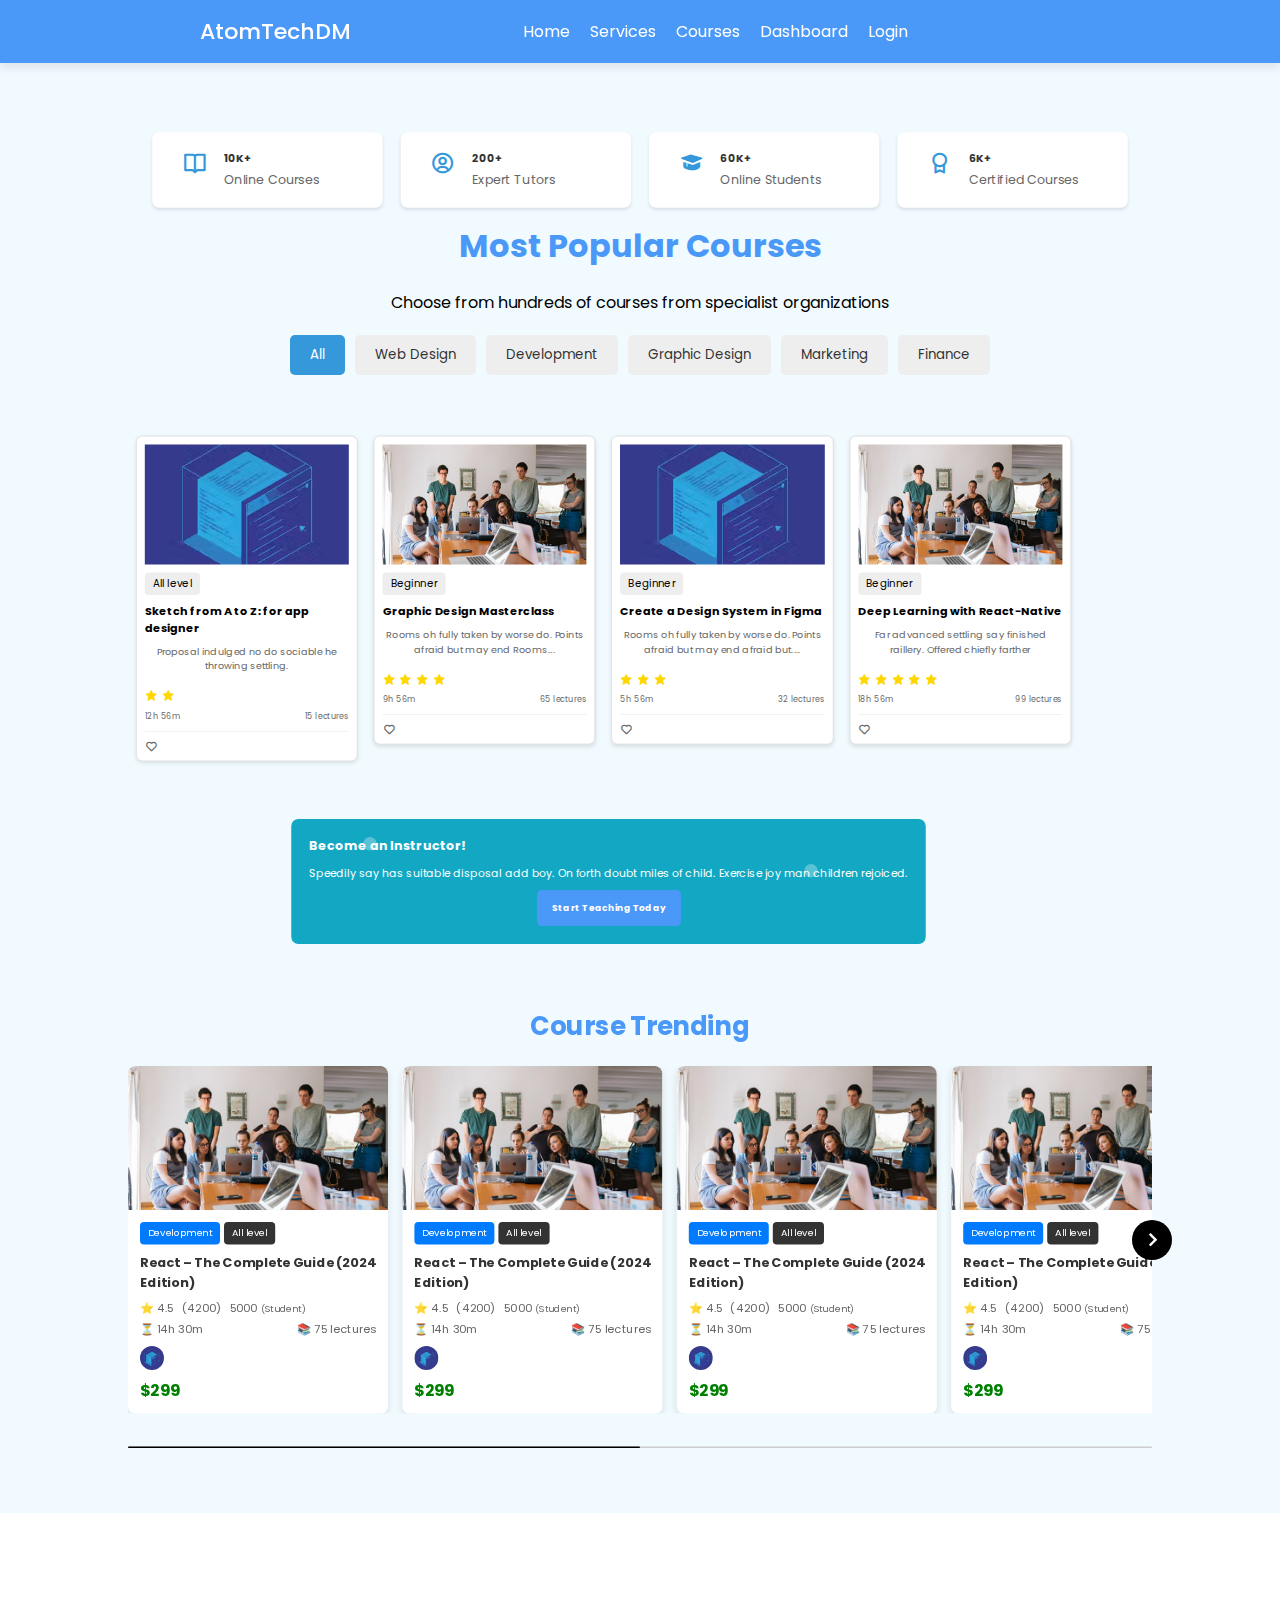
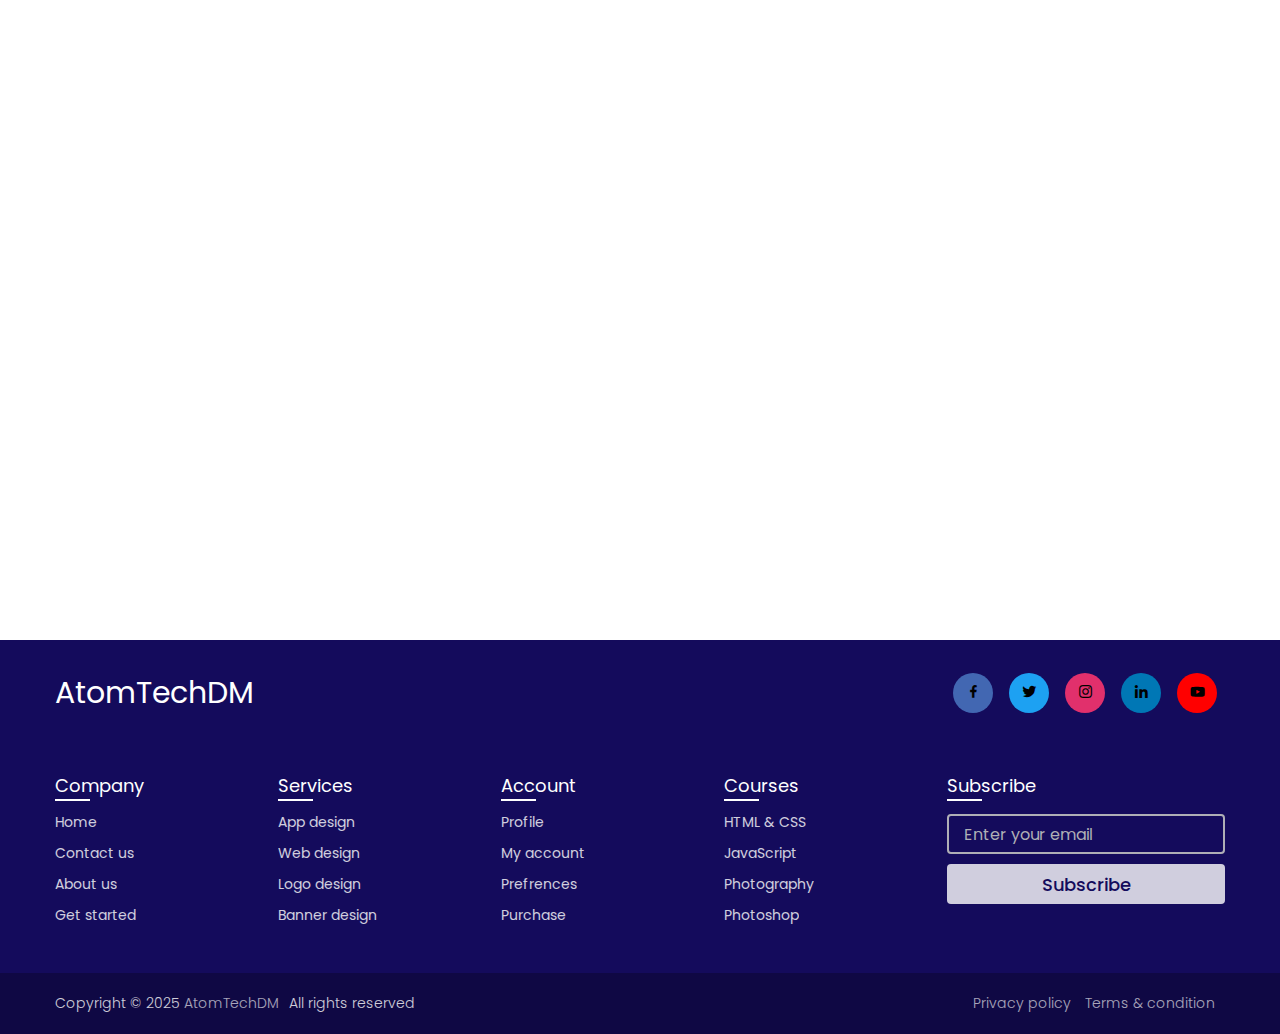
<file: E-LEARNING-PLATFORM/src/project/index.html>
<!DOCTYPE html>
<html lang="en">
  <head>
    <meta charset="UTF-8" />
    <meta http-equiv="X-UA-Compatible" content="IE=edge" />
    <meta name="viewport" content="width=device-width, initial-scale=1.0" />
    <title>Elearning</title>
    <link rel="stylesheet" href="style.css" />
    <!-- Unicons CSS -->
    <link rel="stylesheet" href="https://unicons.iconscout.com/release/v4.0.0/css/line.css" />
   <script src="index.js" defer></script>


   <!-- boxicon -->
   <link href='https://unpkg.com/boxicons@2.1.4/css/boxicons.min.css' rel='stylesheet'>


  </head>
  <body>
    <nav class="nav">
      <i class="uil uil-bars navOpenBtn"></i>
      <a href="#" class="logo">AtomTechDM</a>

      <ul class="nav-links">
        <i class="uil uil-times navCloseBtn"></i>
        <li><a href="#">Home</a></li>
        <li><a href="#">Services</a></li>
        <li><a href="#">Courses</a></li>
        <li><a href="#">Dashboard</a></li>
        <li><a href="#">Login</a></li>
      </ul>

      <i class="uil uil-search search-icon" id="searchIcon"></i>
      <div class="search-box">
        <i class="uil uil-search search-icon"></i>
        <input type="text" id="searchInput" placeholder="Search here..." />
      </div>
    </nav>


    <div class="search-results" id="searchResults">

    </div>



    <!-- achievement -->
    <div class="achievement">
        <div class="box">
            <i class='bx bx-book-open icon'></i>
            <div id="lab">
            <div class="count">10K+</div>
            <div class="label">Online Courses</div>
            </div>
        </div>
        <div class="box">
            <i class='bx bx-user-circle icon'></i>
            <div id="lab">
            <div class="count">200+</div>
            <div class="label">Expert Tutors</div>
            </div>
        </div>
        <div class="box">
            <i class='bx bxs-graduation icon'></i>
            <div id="lab">
            <div class="count">60K+</div>
            <div class="label">Online Students</div>
            </div>
        </div>
        <div class="box">
            <i class='bx bx-award icon'></i>
            <div id="lab">
            <div class="count">6K+</div>
            <div class="label">Certified Courses</div>
            </div>
        </div>
    </div>
    <!-- ------------------------------------------------------------------------------------------ -->




    <!-- courses -- -->

    <div class="courses-container">
        <h1>Most Popular Courses</h1>
        <p>Choose from hundreds of courses from specialist organizations</p>
        <div class="filter-buttons">
            <button class="filter active" data-category="all">All</button>
            <button class="filter" data-category="web">Web Design</button>
            <button class="filter" data-category="dev">Development</button>
            <button class="filter" data-category="graphic">Graphic Design</button>
            <button class="filter" data-category="marketing">Marketing</button>
            <button class="filter" data-category="finance">Finance</button>
        </div>
        <div class="courses">
            </div>
    </div>


    <!-- ------------------------------------------------------------------------------------------------------------------------------------------ -->





   <!-- instructor   -->


    <div class="instructor-section">
      <div class="content">
          <h2>Become an Instructor!</h2>
          <p>Speedily say has suitable disposal add boy. On forth doubt miles of child. Exercise joy man children rejoiced.</p>
      </div>
      <button class="btn">Start Teaching Today</button>
      <div class="floating-circle" style="top: 20px; left: 80px;"></div>
      <div class="floating-circle" style="top: 50px; right: 120px;"></div>
  </div>



  <!-- -------------------------------------------------------------------------------------------------- -->






<!--  course tranding -->
  



<div class="containerCourse">
  <center>
    <h1 id="trending">Course Trending</h1>
    <br>
  </center>
  <div class="slider-wrapper">
    <button id="prev-slide" class="slide-button material-symbols-rounded">
      <i class="bx bx-chevron-left"></i>
    </button>
    <ul class="image-list">
      


     <!-- ---------------------- course   ------------------------------- -->
      <div class="course-card">
        <img class="course-image" src="image.png" alt="Course Image">
        <div class="course-details">
          <div class="tags">
            <span class="tag development">Development</span>
            <span class="tag level">All level</span>
          </div>
          <a href="" class="course-title">React – The Complete Guide (2024 Edition)</a>
          <div class="rating">
            <span>⭐ 4.5</span>
            <span>(4200)</span>
            <span>5000 <small>(Student)</small></span>
          </div>
          <div class="course-info">
            <span>⏳ 14h 30m</span>
            <span>📚 75 lectures</span>
          </div>
          <div class="instructor">
            <img class="instructor-img" src="course.png" alt="Instructor">
            <span>John Doe</span>
          </div>
          <div class="price">$299</div>
        </div>
      </div>
      <!-- ----------------------------------------------------------- -->

     <!-- ---------------------- course   ------------------------------- -->
      <div class="course-card">
        <img class="course-image" src="image.png" alt="Course Image">
        <div class="course-details">
          <div class="tags">
            <span class="tag development">Development</span>
            <span class="tag level">All level</span>
          </div>
          <a href="" class="course-title">React – The Complete Guide (2024 Edition)</a>
          <div class="rating">
            <span>⭐ 4.5</span>
            <span>(4200)</span>
            <span>5000 <small>(Student)</small></span>
          </div>
          <div class="course-info">
            <span>⏳ 14h 30m</span>
            <span>📚 75 lectures</span>
          </div>
          <div class="instructor">
            <img class="instructor-img" src="course.png" alt="Instructor">
            <span>John Doe</span>
          </div>
          <div class="price">$299</div>
        </div>
      </div>
      <!-- ----------------------------------------------------------- -->

     <!-- ---------------------- course   ------------------------------- -->
      <div class="course-card">
        <img class="course-image" src="image.png" alt="Course Image">
        <div class="course-details">
          <div class="tags">
            <span class="tag development">Development</span>
            <span class="tag level">All level</span>
          </div>
          <a href="" class="course-title">React – The Complete Guide (2024 Edition)</a>
          <div class="rating">
            <span>⭐ 4.5</span>
            <span>(4200)</span>
            <span>5000 <small>(Student)</small></span>
          </div>
          <div class="course-info">
            <span>⏳ 14h 30m</span>
            <span>📚 75 lectures</span>
          </div>
          <div class="instructor">
            <img class="instructor-img" src="course.png" alt="Instructor">
            <span>John Doe</span>
          </div>
          <div class="price">$299</div>
        </div>
      </div>
      <!-- ----------------------------------------------------------- -->

     <!-- ---------------------- course   ------------------------------- -->
      <div class="course-card">
        <img class="course-image" src="image.png" alt="Course Image">
        <div class="course-details">
          <div class="tags">
            <span class="tag development">Development</span>
            <span class="tag level">All level</span>
          </div>
          <a href="" class="course-title">React – The Complete Guide (2024 Edition)</a>
          <div class="rating">
            <span>⭐ 4.5</span>
            <span>(4200)</span>
            <span>5000 <small>(Student)</small></span>
          </div>
          <div class="course-info">
            <span>⏳ 14h 30m</span>
            <span>📚 75 lectures</span>
          </div>
          <div class="instructor">
            <img class="instructor-img" src="course.png" alt="Instructor">
            <span>John Doe</span>
          </div>
          <div class="price">$299</div>
        </div>
      </div>
      <!-- ----------------------------------------------------------- -->


    </ul>
    <button id="next-slide" class="slide-button material-symbols-rounded">
      <i class="bx bx-chevron-right"></i>
    </button>
  </div>
  <div class="slider-scrollbar">
    <div class="scrollbar-track">
      <div class="scrollbar-thumb"></div>
    </div>
  </div>
</div>











  <!-- -------------------------------------------------------------------------------------------------- -->







  <!-- -------------------------------------------------------- presentation --------------------------------------------------------- -->
<section id="prensentation">
  <video class="fullscreen-video" autoplay loop muted playsinline>
    <source src="presentation.mp4" type="video/mp4">
    Your browser does not support the video tag.
</video>
</section>

  <!-- --------------------------------------------------------------------------------------------------------------------------------- -->










  <!-- ----------------------------------------------- footer --------------------------------------------------------------- -->
  <footer>
    <div class="contentFooter">
      <div class="top">
        <div class="logo-details">
          <i class="fab fa-slack"></i>
          <span class="logo_name">AtomTechDM</span>
        </div>
        <div class="media-icons">
          <a href="#"><i class="bx bxl-facebook"></i></a>
          <a href="#"><i class="bx bxl-twitter"></i></a>
          <a href="#"><i class="bx bxl-instagram"></i></a>
          <a href="#"><i class="bx bxl-linkedin"></i></a>
          <a href="#"><i class="bx bxl-youtube"></i></a>
        </div>
      </div>
      <div class="link-boxes">
        <ul class="box">
          <li class="link_name">Company</li>
          <li><a href="#">Home</a></li>
          <li><a href="#">Contact us</a></li>
          <li><a href="#">About us</a></li>
          <li><a href="#">Get started</a></li>
        </ul>
        <ul class="box">
          <li class="link_name">Services</li>
          <li><a href="#">App design</a></li>
          <li><a href="#">Web design</a></li>
          <li><a href="#">Logo design</a></li>
          <li><a href="#">Banner design</a></li>
        </ul>
        <ul class="box">
          <li class="link_name">Account</li>
          <li><a href="#">Profile</a></li>
          <li><a href="#">My account</a></li>
          <li><a href="#">Prefrences</a></li>
          <li><a href="#">Purchase</a></li>
        </ul>
        <ul class="box">
          <li class="link_name">Courses</li>
          <li><a href="#">HTML & CSS</a></li>
          <li><a href="#">JavaScript</a></li>
          <li><a href="#">Photography</a></li>
          <li><a href="#">Photoshop</a></li>
        </ul>
        <ul class="box input-box">
          <li class="link_name">Subscribe</li>
          <li><input type="text" placeholder="Enter your email"></li>
          <li><input type="button" value="Subscribe"></li>
        </ul>
      </div>
    </div>
    <div class="bottom-details">
      <div class="bottom_text">
        <span class="copyright_text">Copyright © 2025 <a href="#">AtomTechDM</a>All rights reserved</span>
        <span class="policy_terms">
          <a href="#">Privacy policy</a>
          <a href="#">Terms & condition</a>
        </span>
      </div>
    </div>
  </footer>


  <!-- ----------------------------------------------- ------------------------------------------------------------------------- -->






  </body>
</html>
</file>
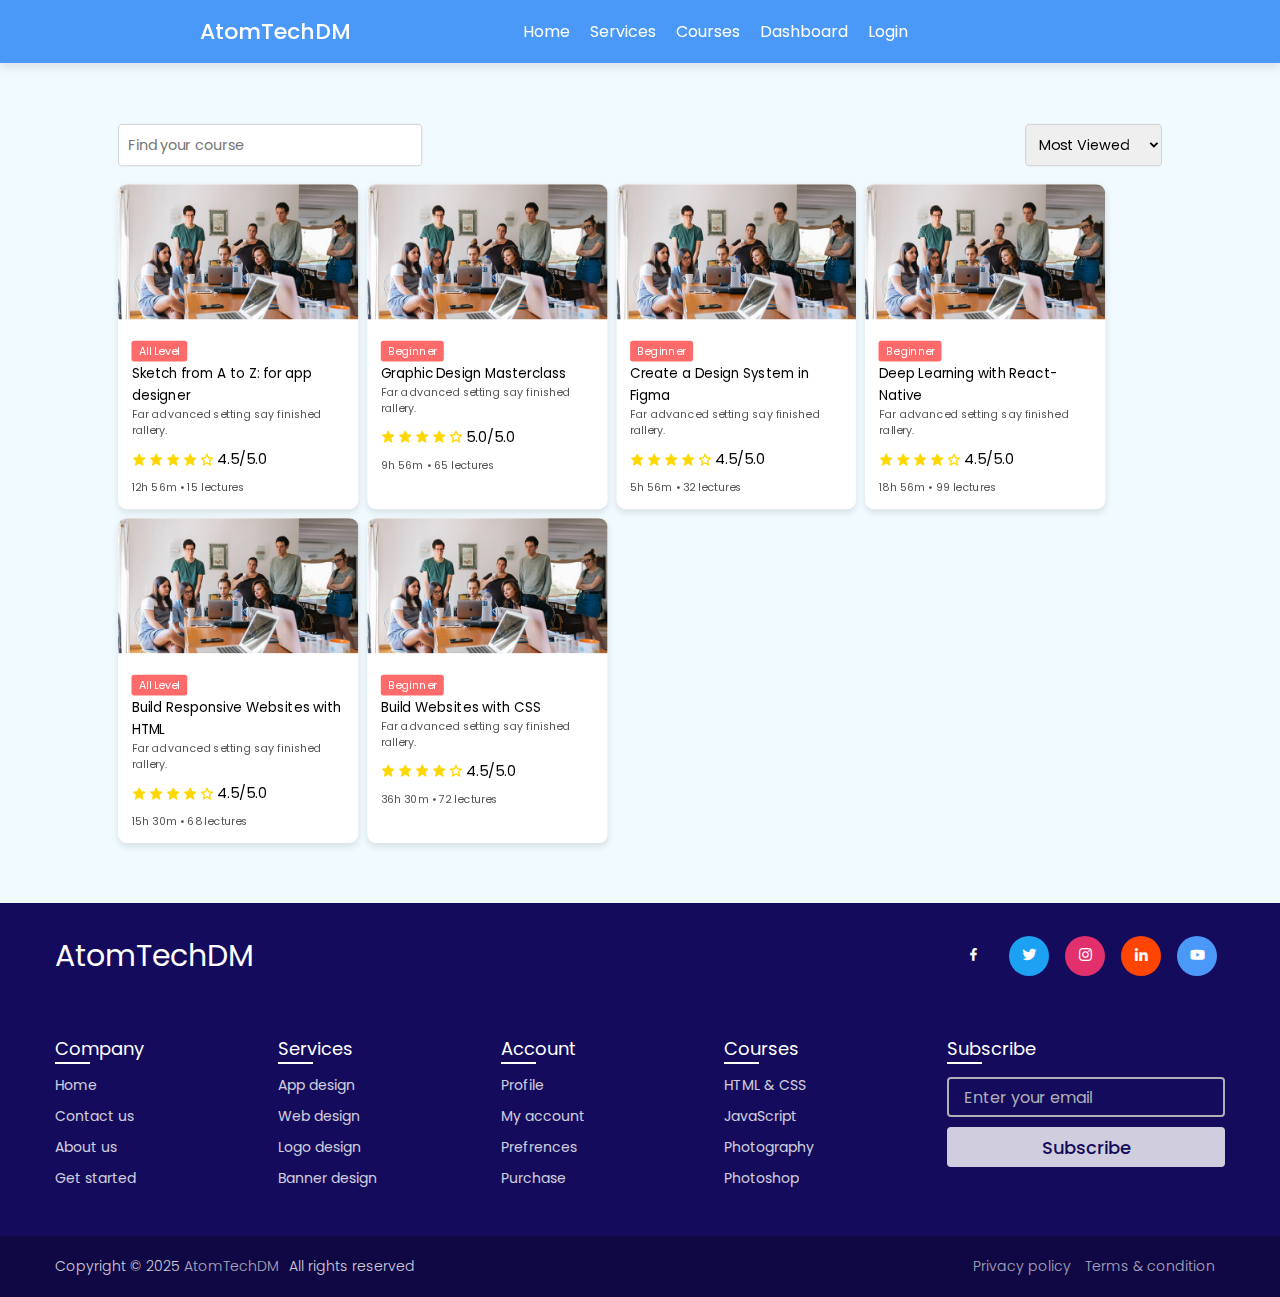
<file: E-LEARNING-PLATFORM/src/project/courses.html>
<!DOCTYPE html>
<html lang="en">
  <head>
    <meta charset="UTF-8" />
    <meta http-equiv="X-UA-Compatible" content="IE=edge" />
    <meta name="viewport" content="width=device-width, initial-scale=1.0" />
    <title>page</title>
    <link rel="stylesheet" href="course.css" />

    <!-- script -->

    <script src="course.js"></script>

    <!-- Unicons CSS -->
    <link
      rel="stylesheet"
      href="https://unicons.iconscout.com/release/v4.0.0/css/line.css"
    />

    <!-- boxicon -->
    <link
      href="https://unpkg.com/boxicons@2.1.4/css/boxicons.min.css"
      rel="stylesheet"
    />
  </head>

  <style>
    :root {
      --primary-color: #4a98f7;
      --secondary-color: #f9f9f9;
      --text-color: #333;
      --bg-color: #f0faff;
    }
  </style>
  <body>
    <nav class="nav">
      <i class="uil uil-bars navOpenBtn"></i>
      <a href="#" class="logo">AtomTechDM</a>

      <ul class="nav-links">
        <i class="uil uil-times navCloseBtn"></i>
        <li><a href="#">Home</a></li>
        <li><a href="#">Services</a></li>
        <li><a href="#">Courses</a></li>
        <li><a href="#">Dashboard</a></li>
        <li><a href="#">Login</a></li>
      </ul>

      <i class="uil uil-search search-icon" id="searchIcon"></i>
      <div class="search-box">
        <i class="uil uil-search search-icon"></i>
        <input type="text" id="searchInput" placeholder="Search here..." />
      </div>
    </nav>

    <div class="search-results" id="searchResults"></div>







    <section class="course-section">

        <div class="course-container">
            <div class="course-search">
                <input type="text" placeholder="Find your course">
                <select>
                    <option>Most Viewed</option>
                    <option>Highest Rated</option>
                    <option>Newest</option>
                </select>
            </div>
            <div class="course-grid">
                <script>
                    const courses = [
                        { title: "Sketch from A to Z: for app designer", level: "All Level", rating: "4.5/5.0", duration: "12h 56m • 15 lectures" },
                        { title: "Graphic Design Masterclass", level: "Beginner", rating: "5.0/5.0", duration: "9h 56m • 65 lectures" },
                        { title: "Create a Design System in Figma", level: "Beginner", rating: "4.5/5.0", duration: "5h 56m • 32 lectures" },
                        { title: "Deep Learning with React-Native", level: "Beginner", rating: "4.5/5.0", duration: "18h 56m • 99 lectures" },
                        { title: "Build Responsive Websites with HTML", level: "All Level", rating: "4.5/5.0", duration: "15h 30m • 68 lectures" },
                        { title: "Build Websites with CSS", level: "Beginner", rating: "4.5/5.0", duration: "36h 30m • 72 lectures" }
                    ];
    
                    document.write(
                        courses.map(course => `
                            <div class="course-card">
                                <img src="image.png" alt="Course Image">
                                <div class="course-info">
                                    <span class="level">${course.level}</span>
                                    <br>
                                    <a href="">${course.title}</a>
                                    <p>Far advanced setting say finished rallery.</p>
                                    <div class="rating">
                                        <i class='bx bxs-star'></i>
                                        <i class='bx bxs-star'></i>
                                        <i class='bx bxs-star'></i>
                                        <i class='bx bxs-star'></i>
                                        <i class='bx bx-star'></i>
                                        <span>${course.rating}</span>
                                    </div>
                                    <p class="time">${course.duration}</p>
                                </div>
                            </div>`).join('')
                    );
                </script>
            </div>
        </div>


    </section>






    <!-- ----------------------------------------------- footer --------------------------------------------------------------- -->
    <footer>
      <div class="contentFooter">
        <div class="top">
          <div class="logo-details">
            <i class="fab fa-slack"></i>
            <span class="logo_name">AtomTechDM</span>
          </div>
          <div class="media-icons">
            <a href="#"><i class="bx bxl-facebook"></i></a>
            <a href="#"><i class="bx bxl-twitter"></i></a>
            <a href="#"><i class="bx bxl-instagram"></i></a>
            <a href="#"><i class="bx bxl-linkedin"></i></a>
            <a href="#"><i class="bx bxl-youtube"></i></a>
          </div>
        </div>
        <div class="link-boxes">
          <ul class="box">
            <li class="link_name">Company</li>
            <li><a href="#">Home</a></li>
            <li><a href="#">Contact us</a></li>
            <li><a href="#">About us</a></li>
            <li><a href="#">Get started</a></li>
          </ul>
          <ul class="box">
            <li class="link_name">Services</li>
            <li><a href="#">App design</a></li>
            <li><a href="#">Web design</a></li>
            <li><a href="#">Logo design</a></li>
            <li><a href="#">Banner design</a></li>
          </ul>
          <ul class="box">
            <li class="link_name">Account</li>
            <li><a href="#">Profile</a></li>
            <li><a href="#">My account</a></li>
            <li><a href="#">Prefrences</a></li>
            <li><a href="#">Purchase</a></li>
          </ul>
          <ul class="box">
            <li class="link_name">Courses</li>
            <li><a href="#">HTML & CSS</a></li>
            <li><a href="#">JavaScript</a></li>
            <li><a href="#">Photography</a></li>
            <li><a href="#">Photoshop</a></li>
          </ul>
          <ul class="box input-box">
            <li class="link_name">Subscribe</li>
            <li><input type="text" placeholder="Enter your email" /></li>
            <li><input type="button" value="Subscribe" /></li>
          </ul>
        </div>
      </div>
      <div class="bottom-details">
        <div class="bottom_text">
          <span class="copyright_text"
            >Copyright © 2025 <a href="#">AtomTechDM</a>All rights
            reserved</span
          >
          <span class="policy_terms">
            <a href="#">Privacy policy</a>
            <a href="#">Terms & condition</a>
          </span>
        </div>
      </div>
    </footer>

    <!-- ----------------------------------------------- ------------------------------------------------------------------------- -->

    <script>
        
    </script>
  </body>
</html>
</file>
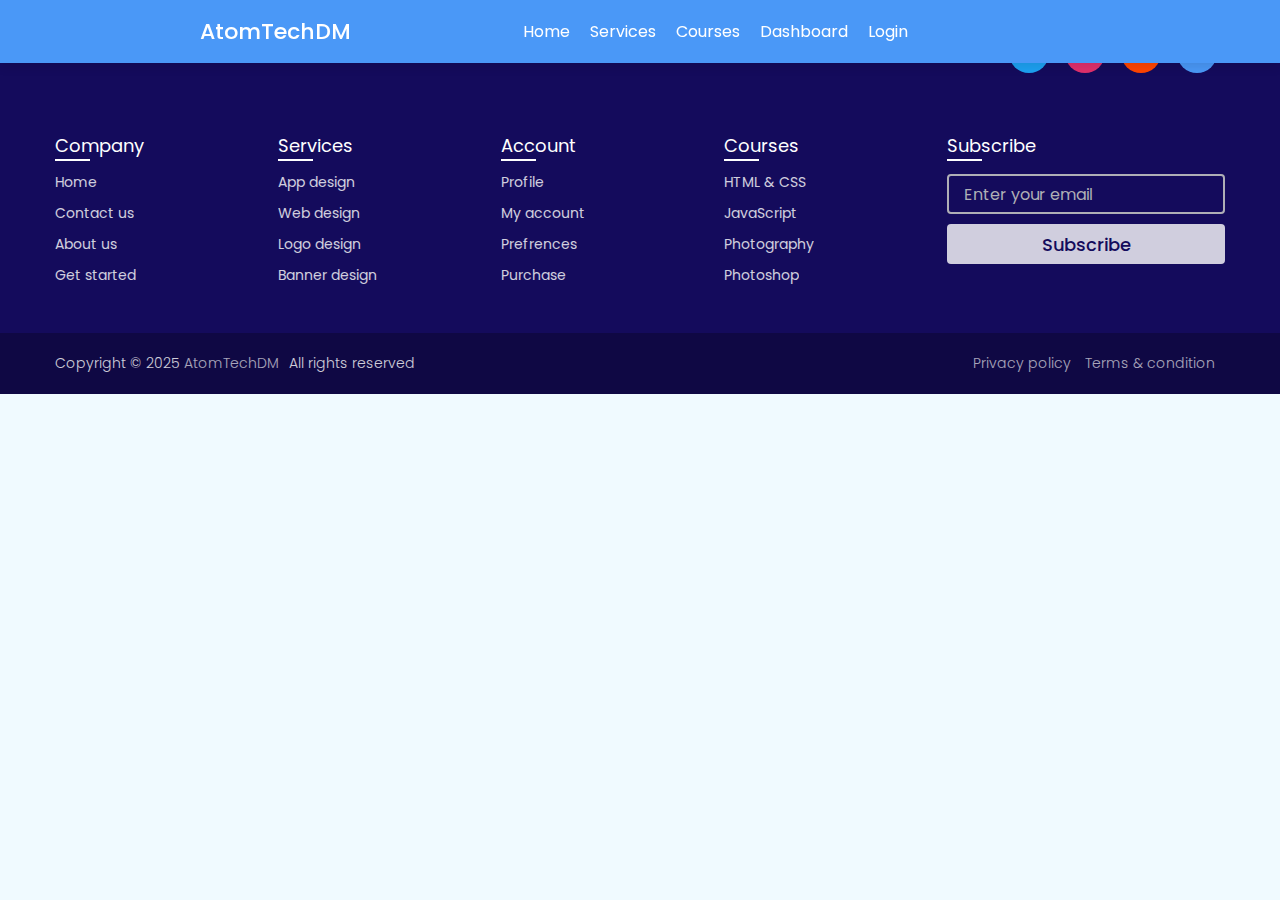
<file: E-LEARNING-PLATFORM/src/project/page.html>
<!DOCTYPE html>
<html lang="en">
  <head>
    <meta charset="UTF-8" />
    <meta http-equiv="X-UA-Compatible" content="IE=edge" />
    <meta name="viewport" content="width=device-width, initial-scale=1.0" />
    <title>page</title>
    <link rel="stylesheet" href="page.css" />
    <!-- Unicons CSS -->
    <link
      rel="stylesheet"
      href="https://unicons.iconscout.com/release/v4.0.0/css/line.css"
    />

    <!-- boxicon -->
    <link
      href="https://unpkg.com/boxicons@2.1.4/css/boxicons.min.css"
      rel="stylesheet"
    />
  </head>

  <style>
    :root {
      --primary-color: #4a98f7;
      --secondary-color: #f9f9f9;
      --text-color: #333;
      --bg-color: #f0faff;
    }
  </style>
  <body>
    <nav class="nav">
      <i class="uil uil-bars navOpenBtn"></i>
      <a href="#" class="logo">AtomTechDM</a>

      <ul class="nav-links">
        <i class="uil uil-times navCloseBtn"></i>
        <li><a href="#">Home</a></li>
        <li><a href="#">Services</a></li>
        <li><a href="#">Courses</a></li>
        <li><a href="#">Dashboard</a></li>
        <li><a href="#">Login</a></li>
      </ul>

      <i class="uil uil-search search-icon" id="searchIcon"></i>
      <div class="search-box">
        <i class="uil uil-search search-icon"></i>
        <input type="text" id="searchInput" placeholder="Search here..." />
      </div>
    </nav>

    <div class="search-results" id="searchResults"></div>











    <!-- ----------------------------------------------- footer --------------------------------------------------------------- -->
    <footer>
      <div class="contentFooter">
        <div class="top">
          <div class="logo-details">
            <i class="fab fa-slack"></i>
            <span class="logo_name">AtomTechDM</span>
          </div>
          <div class="media-icons">
            <a href="#"><i class="bx bxl-facebook"></i></a>
            <a href="#"><i class="bx bxl-twitter"></i></a>
            <a href="#"><i class="bx bxl-instagram"></i></a>
            <a href="#"><i class="bx bxl-linkedin"></i></a>
            <a href="#"><i class="bx bxl-youtube"></i></a>
          </div>
        </div>
        <div class="link-boxes">
          <ul class="box">
            <li class="link_name">Company</li>
            <li><a href="#">Home</a></li>
            <li><a href="#">Contact us</a></li>
            <li><a href="#">About us</a></li>
            <li><a href="#">Get started</a></li>
          </ul>
          <ul class="box">
            <li class="link_name">Services</li>
            <li><a href="#">App design</a></li>
            <li><a href="#">Web design</a></li>
            <li><a href="#">Logo design</a></li>
            <li><a href="#">Banner design</a></li>
          </ul>
          <ul class="box">
            <li class="link_name">Account</li>
            <li><a href="#">Profile</a></li>
            <li><a href="#">My account</a></li>
            <li><a href="#">Prefrences</a></li>
            <li><a href="#">Purchase</a></li>
          </ul>
          <ul class="box">
            <li class="link_name">Courses</li>
            <li><a href="#">HTML & CSS</a></li>
            <li><a href="#">JavaScript</a></li>
            <li><a href="#">Photography</a></li>
            <li><a href="#">Photoshop</a></li>
          </ul>
          <ul class="box input-box">
            <li class="link_name">Subscribe</li>
            <li><input type="text" placeholder="Enter your email" /></li>
            <li><input type="button" value="Subscribe" /></li>
          </ul>
        </div>
      </div>
      <div class="bottom-details">
        <div class="bottom_text">
          <span class="copyright_text"
            >Copyright © 2025 <a href="#">AtomTechDM</a>All rights
            reserved</span
          >
          <span class="policy_terms">
            <a href="#">Privacy policy</a>
            <a href="#">Terms & condition</a>
          </span>
        </div>
      </div>
    </footer>

    <!-- ----------------------------------------------- ------------------------------------------------------------------------- -->

    <script>
      document.addEventListener("DOMContentLoaded", () => {
        const nav = document.querySelector(".nav");
        const searchIcon = document.querySelector("#searchIcon");
        const navOpenBtn = document.querySelector(".navOpenBtn");
        const navCloseBtn = document.querySelector(".navCloseBtn");
        const searchInput = document.getElementById("searchInput");
        const searchResults = document.getElementById("searchResults");

        if (searchIcon) {
          searchIcon.addEventListener("click", () => {
            nav.classList.toggle("openSearch");
            nav.classList.remove("openNav");
            searchIcon.classList.toggle("uil-times");
            searchIcon.classList.toggle("uil-search");
          });
        }

        if (navOpenBtn) {
          navOpenBtn.addEventListener("click", () => {
            nav.classList.add("openNav");
            nav.classList.remove("openSearch");
            searchIcon.classList.replace("uil-times", "uil-search");
          });
        }

        if (navCloseBtn) {
          navCloseBtn.addEventListener("click", () => {
            nav.classList.remove("openNav");
          });
        }

        if (searchInput) {
          searchInput.addEventListener("input", () => {
            if (window.scrollY > 0) {
              window.scrollTo({
                top: 0,
                behavior: "smooth",
              });
            }

            const searchTerm = searchInput.value.toLowerCase();
            searchResults.innerHTML = "";

            if (searchTerm.length > 0) {
              const results = getSearchResults(searchTerm);

              if (results.length > 0) {
                results.forEach((result) => {
                  const resultCard = document.createElement("a");
                  resultCard.href = result.link;
                  resultCard.classList.add("search-card");

                  resultCard.innerHTML = `
                                    <img src="${result.image}" alt="${result.title}">
                                    <div class="search-info">
                                        <h3>${result.title}</h3>
                                        <p>${result.description}</p>
                                    </div>
                                `;

                  searchResults.appendChild(resultCard);
                });
                searchResults.classList.add("show");
              } else {
                const noResults = document.createElement("p");
                noResults.textContent = "No results found.";
                searchResults.appendChild(noResults);
                searchResults.classList.add("show");
              }
            } else {
              searchResults.classList.remove("show");
            }
          });
        }

        function getSearchResults(searchTerm) {
          const sampleCourses = [
            {
              title: "JavaScript Basics",
              description: "Learn the fundamentals of JavaScript.",
              image: "course.png",
              link: "#",
            },
            {
              title: "HTML & CSS",
              description: "Master web development with HTML and CSS.",
              image: "image.png",
              link: "#",
            },
            {
              title: "HTML & CSS",
              description: "Master web development with HTML and CSS.",
              image: "course.png",
              link: "#",
            },
            {
              title: "React for Beginners",
              description: "Introduction to building UI with React.",
              image: "image.png",
              link: "#",
            },
            {
              title: "Python for Data Science",
              description: "Dive into data analysis with Python.",
              image: "course.png",
              link: "#",
            },
            {
              title: "Python for Data Science",
              description: "Dive into data analysis with Python.",
              image: "image.png",
              link: "#",
            },
          ];
          return sampleCourses.filter((course) =>
            course.title.toLowerCase().includes(searchTerm)
          );
        }

        document.addEventListener("click", (event) => {
          if (!event.target.closest(".search-box")) {
            searchResults.classList.remove("show");
          }
        });
      });
    </script>
  </body>
</html>
</file>
<file: E-LEARNING-PLATFORM/src/project/style.css>
/* Google Fonts - Poppins */
@import url("https://fonts.googleapis.com/css2?family=Poppins:wght@300;400;500;600&display=swap");

* {
  margin: 0;
  padding: 0;
  box-sizing: border-box;
  font-family: "Poppins", sans-serif;
}
body {
  background: #f0faff;
}



:root {
  --primary-color: #4a98f7;
  --secondary-color: #f9f9f9;
  --text-color: #333;
  --bg-color: #f0faff;
}



/* navigation bar */
.nav {
  position: fixed;
  top: 0;
  left: 0;
  width: 100%;
  padding: 15px 200px;
  background: #4a98f7;
  box-shadow: 0 4px 10px rgba(0, 0, 0, 0.1);
  z-index: 1000;
}
.nav,
.nav .nav-links {
  display: flex;
  align-items: center;
}
.nav {
  justify-content: space-between;
}
a {
  color: #fff;
  text-decoration: none;
}
.nav .logo {
  font-size: 22px;
  font-weight: 500;
}
.nav .nav-links {
  column-gap: 20px;
  list-style: none;
}
.nav .nav-links a {
  transition: all 0.2s linear;
}
.nav.openSearch .nav-links a {
  opacity: 0;
  pointer-events: none;
}
.nav .search-icon {
  color: #fff;
  font-size: 20px;
  cursor: pointer;
}
.nav .search-box {
  position: absolute;
  right: 250px;
  height: 45px;
  max-width: 555px;
  width: 100%;
  opacity: 0;
  pointer-events: none;
  transition: all 0.2s linear;
}
.nav.openSearch .search-box {
  opacity: 1;
  pointer-events: auto;
}
.search-box .search-icon {
  position: absolute;
  left: 15px;
  top: 50%;
  left: 15px;
  color: #4a98f7;
  transform: translateY(-50%);
}
.search-box input {
  height: 100%;
  width: 100%;
  border: none;
  outline: none;
  border-radius: 6px;
  background-color: #fff;
  padding: 0 15px 0 45px;
}

.nav .navOpenBtn,
.nav .navCloseBtn {
  display: none;
}

/* responsive */
@media screen and (max-width: 1160px) {
  .nav {
    padding: 15px 100px;
  }
  .nav .search-box {
    right: 150px;
  }
}
@media screen and (max-width: 950px) {
  .nav {
    padding: 15px 50px;
  }
  .nav .search-box {
    right: 100px;
    max-width: 400px;
  }
}
@media screen and (max-width: 768px) {
  .nav .navOpenBtn,
  .nav .navCloseBtn {
    display: block;
  }
  .nav {
    padding: 15px 20px;
  }
  .nav .nav-links {
    position: fixed;
    top: 0;
    left: -100%;
    height: 100%;
    max-width: 280px;
    width: 100%;
    padding-top: 100px;
    row-gap: 30px;
    flex-direction: column;
    background-color: #11101d;
    box-shadow: 0 2px 10px rgba(0, 0, 0, 0.1);
    transition: all 0.4s ease;
    z-index: 100;
  }
  .nav.openNav .nav-links {
    left: 0;
  }
  .nav .navOpenBtn {
    color: #fff;
    font-size: 20px;
    cursor: pointer;
  }
  .nav .navCloseBtn {
    position: absolute;
    top: 20px;
    right: 20px;
    color: #fff;
    font-size: 20px;
    cursor: pointer;
  }
  .nav .search-box {
    top: calc(100% + 10px);
    max-width: calc(100% - 20px);
    right: 50%;
    transform: translateX(50%);
    box-shadow: 0 2px 10px rgba(0, 0, 0, 0.1);
  }
}


/*  search reusult */


 /* Popup Styles */
 .search-results {
    display: none; /* Hidden by default */
    position: fixed;
    top: 10%; /* Position below the search box */
    left: 1%;
    width: calc(70% - 15px); /* Match the width of the search box */ 
    background-color: #fff;
    border: 4px solid var(--primary-color);
    border-radius: 10px;
    padding: 20px;
    border-top: none; /* Remove top border */
    box-shadow: 20px 20px 4px rgba(0, 0, 0, 0.447);
    z-index: 10; /* Ensure it's above other content */
    max-height: 400px; /* Set a maximum height */
    overflow-y: auto; /* Add a scrollbar if needed */
    

}

.search-results a {
    display: block; /* Make each result a block element */
    padding: 10px;
    text-decoration: none;
    color: #333;
}

.search-results a:hover {
    background-color: #f0f0f0;
}

.search-results.show {
    display: flex; /* Show the popup */
    flex-wrap: wrap;
    justify-content: space-around;
}

.search-card {
    display: flex;
    align-items: center;
    text-decoration: none;
    color: black;
    background: #f8f8f8;
    padding: 10px;
    border-radius: 6px;
    transition: 0.3s;
    width: 30%;
    margin: 10px;
}

.search-card:hover {
    background: #e0e0e0;
}

.search-card img {
    width: 120px;
    height: 70px;
    object-fit: cover;
    border-radius: 5px;
    margin-right: 10px;
}

.search-info {
    display: flex;
    flex-direction: column;
}

.search-info h3 {
    font-size: 14px;
    margin: 0;
    color: var(--primary-color);
}

.search-info p {
    font-size: 10px;
    color: #555;
    margin: 2px 0 0;
    text-align: left;
}

@media (max-width: 768px) {
  .search-card {
    display: flex;
    align-items: center;
    text-decoration: none;
    color: black;
    background: #f8f8f8;
    padding: 10px;
    border-radius: 6px;
    transition: 0.3s;
    width: 40%;
    margin: 10px;
}

  .search-card img {
    width: 100%;
    height: 60px;
    object-fit: cover;
    border-radius: 5px;
    margin-right: 10px;
}


 /* Popup Styles */
 .search-results {
  display: none; /* Hidden by default */
  position: fixed;
  top: 20%; /* Position below the search box */
  left: 1%;
  width: calc(80% - 22px); /* Match the width of the search box */ 
  background-color: white;
  border: 3px solid var(--primary-color);
  border-radius: 10px;
  padding: 10px;
  border-top: none; /* Remove top border */
  box-shadow: 20px 20px 4px rgba(0, 0, 0, 0.447);
  z-index: 10; /* Ensure it's above other content */
  max-height: 400px; /* Set a maximum height */
  overflow-y: auto; /* Add a scrollbar if needed */

}

}



/* ------------------------------------------------------------------------ */










/* achievement */


.achievement {
    margin-top: 10%;
    display: flex;
    gap: 20px; /* Spacing between boxes */
    justify-content: center; /* Center horizontally */
    transform: scale(0.9);
}

.achievement .box {

    display: flex;
    justify-content: space-around;
    background-color: #fff;
    padding: 20px;
    border-radius: 8px;
    box-shadow: 0 2px 4px rgba(0, 0, 0, 0.1); /* Subtle shadow */
    text-align: center; /* Center content */
    width: 20%; /* Fixed width for equal boxes */
    transition: transform 0.2s ease, box-shadow 0.2s ease; /* Smooth animation */
    
}
.achievement .box:hover{
    transform: scale(1.05); /* Scale up slightly on hover */
    box-shadow: 0 4px 8px rgba(0, 0, 0, 0.15); /* More prominent shadow on hover */
}


.achievement .icon {
    font-size: 28px; /* Adjust icon size */
    margin-bottom: 10px;
    color: #3498db; /* Example blue color - customize */
    width: 20%;
}

.achievement #lab{
    text-align: left;
    width: 70%;
}


.achievement .count {
    font-size: 12px;
    font-weight: bold;
    margin-bottom: 5px;
    color: #333; /* Dark gray text */
}

.achievement .label {
    font-size: 14px;
    color: #666; /* Slightly lighter gray */
}

/* Responsive Design - Adjust breakpoint as needed */
@media (max-width: 768px) {
    .achievement {
        margin-top: 20%;
        display: flex;
        flex-wrap: wrap; /* Wrap boxes to next line */
        flex-direction: row; /* Stack boxes vertically */
        align-items: center; /* Center horizontally */
        gap: 5px; /* Reduce gap between stacked boxes */
    }
    .achievement .box {
        width: 45%; /* Make boxes take full width */
        margin: 0 auto; /* Center the boxes */
    }
}






/* ----------------------------------------------------------------------------------- */


















/* courses */




.courses-container {
    max-width: 100%;
    padding: 10px;
    justify-content: center;
}

.courses-container h1 {
    text-align: center;
    color: var(--primary-color);
    margin-bottom: 20px;
}
.courses-container  p {
    text-align: center;
    margin-bottom: 20px;
}

.filter-buttons {
    display: flex;
    justify-content: center;
    margin-bottom: 20px;
}

.filter {
    padding: 10px 20px;
    border: none;
    background-color: #eee;
    color: #333;
    margin: 0 5px;
    cursor: pointer;
    border-radius: 5px;
    transition: background-color 0.3s;
}

.filter.active {
    background-color: #3498db;
    color: white;
}

.courses {
    display: flex;
    justify-content: left;
    flex-wrap: wrap;
    grid-gap: 20px;
    transform: scale(0.8);
}

.course {
    cursor: pointer;
    max-height: max-content;
    text-align: left;
    border: 1px solid #ddd;
    padding: 10px;
    border-radius: 8px;
    background-color: white;
    box-shadow: 0 2px 5px rgba(0, 0, 0, 0.1);
    transition: transform 0.2s;
    width: 22%; /* 4 courses per row */
}
.course:hover {
    transform: scale(1.02);
}

.course img {
    width: 100%;
    max-height: 150px;
    object-fit: cover;
    height: auto;
    display: block;
    margin: 0 auto 10px;
}

.course-level {
    background-color: #eee;
    padding: 5px 10px;
    border-radius: 5px;
    font-size: 0.8em;
    margin-bottom: 10px;
    display: inline-block; /* Prevents it from taking full width */
}

.course-title {
    font-weight: bold;
    margin-bottom: 10px;
    font-size: 14px;
    text-align: left;
}

.course-description {
    color: #666;
    margin-bottom: 10px;
    overflow: hidden; /* Hide overflowing text */
    text-overflow: ellipsis; /* Add ellipsis (...) */
    display: -webkit-box;
    -webkit-line-clamp: 3; /* Show only 3 lines */
    -webkit-box-orient: vertical;
    font-size: 12px;
    text-align: left;
}

.course-rating {
    display: flex;
    align-items: center;
    margin-bottom: 10px;
}
.course-rating i {
    color: gold;
    margin-right: 5px;
}

.course-info {
    display: flex;
    justify-content: space-between;
    align-items: left;
    font-size: 10px;
}
.course-info span {
    color: #666;
}

.course-footer {
    display: flex;
    justify-content: space-between;
    align-items: center;
    margin-top: 10px;
    border-top: 1px solid #eee;
    padding-top: 10px;
    
}
.course-footer i {
    cursor: pointer;
    color: #666;
    transition: color 0.3s;
}
.course-footer i:hover {
    color: #333;
}



/* Responsive Design - Adjust breakpoint as needed */
@media (max-width: 768px) {


    .courses-container {
        max-width: 100%;
        padding: 10px;
        justify-content: center;
    }
    
.filter-buttons {
    display: flex;
    flex-wrap: wrap;
    justify-content: center;
    margin-bottom: 20px;
}

.filter {
    padding: 10px 20px;
    border: none;
    background-color: #eee;
    color: #333;
    margin: 5px 5px;
    cursor: pointer;
    border-radius: 5px;
    transition: background-color 0.3s;

}

.filter.active {
    background-color: #3498db;
    color: white;
}


    .courses {
        display: flex;
        justify-content: center;
        flex-wrap: wrap;
        grid-gap: 20px;
        transform: scale(0.99);
    }

    .course {
        width: 45%; /* 2 courses per row */
    }

    .course-title {
      font-weight: bold;
      margin-bottom: 10px;
      font-size: 12px;
      text-align: left;
  }


}


/* ----------------------------------------------------------------------------------- */








/* instructor lesson ------------------------------------ */



.instructor-section {
  position: relative;
  background-color: #12A8C3;
  color: white;
  padding: 20px 20px;
  border-radius: 8px;
  display: flex;
  flex-direction: column;
  justify-content: space-between;
  align-items: center;
  max-width: max-content;
  transform: scale(0.9);
  margin-left: 20%;
}
.instructor-section .content h2 {
  margin: 0;
  font-size: 14px;
}
.instructor-section .content p {
  margin: 10px 0;
  font-size: 12px;
}
.btn {
  background: var(--primary-color);
  border: 2px solid var(--primary-color);
  color: white;
  padding: 10px 15px;
  cursor: pointer;
  border-radius: 5px;
  font-weight: bold;
  transition: 0.3s;
  font-size: 10px;
}
.btn:hover {
  background: transparent;
  color: white;
}
.floating-circle {
  position: absolute;
  width: 15px;
  height: 15px;
  background-color: rgba(255, 255, 255, 0.3);
  border-radius: 50%;
  animation: float 4s infinite alternate ease-in-out;
}
@keyframes float {
  0% { transform: translateY(0); }
  100% { transform: translateY(-10px); }
}



/* Responsive Design - Adjust breakpoint as needed */
@media (max-width: 768px) {

  .instructor-section {
    position: relative;
    background-color: #12A8C3;
    color: white;
    padding: 20px 20px;
    border-radius: 8px;
    display: flex;
    flex-direction: column;
    justify-content: space-between;
    align-items: center;
    max-width: max-content;
    transform: scale(0.9);
    margin-left: 2%;
  }


}




/* ------------------------------------------------------- -------------------------------------------------------------*/











/* --------------------------------------------------- courses trending ----------------------------------------------------------- */





.containerCourse {
  width: 100%;
  transform: scale(0.8);
   align-items: center;
 }

 .containerCourse #trending{
   color: var(--primary-color);
 }
 .slider-wrapper {
   position: relative;
 }
 .slider-wrapper .slide-button {
   position: absolute;
   top: 50%;
   outline: none;
   border: none;
   height: 50px;
   width: 50px;
   z-index: 5;
   color: #fff;
   display: flex;
   cursor: pointer;
   font-size: 2.2rem;
   background: #000;
   align-items: center;
   justify-content: center;
   border-radius: 50%;
   transform: translateY(-50%);
 }
 .slider-wrapper .slide-button:hover {
   background: #404040;
 }
 .slider-wrapper .slide-button#prev-slide {
   left: -25px;
   display: none;
 }
 .slider-wrapper .slide-button#next-slide {
   right: -25px;
 }
 .slider-wrapper .image-list {
   display: grid;
   grid-template-columns: repeat(10, 1fr);
   gap: 18px;
   font-size: 0;
   list-style: none;
   margin-bottom: 30px;
   overflow-x: auto;
   scrollbar-width: none;
 }
 .slider-wrapper .image-list::-webkit-scrollbar {
   display: none;
 }
 .slider-wrapper .image-list .course-card {
   width: 325px;
   height: max-content;
   
 }
 .containerCourse .slider-scrollbar {
   height: 24px;
   width: 100%;
   display: flex;
   align-items: center;
 }
 .slider-scrollbar .scrollbar-track {
   background: #ccc;
   width: 100%;
   height: 2px;
   display: flex;
   align-items: center;
   border-radius: 4px;
   position: relative;
 }
 .slider-scrollbar:hover .scrollbar-track {
   height: 4px;
 }
 .slider-scrollbar .scrollbar-thumb {
   position: absolute;
   background: #000;
   top: 0;
   bottom: 0;
   width: 50%;
   height: 100%;
   cursor: grab;
   border-radius: inherit;
 }
 .slider-scrollbar .scrollbar-thumb:active {
   cursor: grabbing;
   height: 8px;
   top: -2px;
 }
 .slider-scrollbar .scrollbar-thumb::after {
   content: "";
   position: absolute;
   left: 0;
   right: 0;
   top: -10px;
   bottom: -10px;
 }
 /* Styles for mobile and tablets */
 @media only screen and (max-width: 1023px) {
   .slider-wrapper .slide-button {
   }
   .slider-wrapper .image-list {
     gap: 10px;
     margin-bottom: 15px;
     scroll-snap-type: x mandatory;
   }
   .slider-wrapper .image-list .course-card {
     width: 280px;
     height: 380px;
   }
   .slider-scrollbar .scrollbar-thumb {
     width: 20%;
   }
 }





 
 .image-list .course-card {
   width: 350px;
   border-radius: 10px;
   box-shadow: 0px 4px 10px rgba(0, 0, 0, 0.1);
   overflow: hidden;
   background: white;
   font-family: Arial, sans-serif;
 }
 
 .image-list .course-image {
   width: 100%;
   height: 180px;
   object-fit: cover;
 }
 
 .image-list .course-details {
   padding: 15px;
 }
 
 .image-list .tags {
   display: flex;
   gap: 5px;
   margin-bottom: 10px;
 }
 
 .image-list .tag {
   font-size: 12px;
   padding: 5px 10px;
  
   border-radius: 5px;
   color: white;
 }
 
 .image-list .development {
   background: #007bff;
 }
 
 .image-list .level {
   background: #333;
 }
 
 .image-list .course-title {
   font-size: 16px;
   font-weight: bold;
   margin-top: 10px;
   text-decoration: none;
   color: #333;
 }
 .image-list .course-title:hover {
   color: var(--primary-color);
 }
 
 .image-list .rating {
  margin-top: 10px;
   font-size: 14px;
   color: #666;
   display: flex;
   gap: 10px;
   align-items: center;
 }
 
 .image-list .course-info {
   font-size: 14px;
   color: #666;
   display: flex;
   gap: 15px;
   margin-top: 5px;
 }
 
 .image-list .instructor {
   display: flex;
   align-items: center;
   gap: 10px;
   margin-top: 10px;
 }
 
 .image-list .instructor-img {
   width: 30px;
   height: 30px;
   border-radius: 50%;
 }
 
 .image-list .price {
   font-size: 20px;
   font-weight: bold;
   color: green;
   margin-top: 10px;
 }
 







/* ------------------------------------------------------- -------------------------------------------------------------*/















/* --------------------------------------- prsentation ------------------------------------------------------------------ */
#prensentation{
  width: 100%;
  background-color: white;
}
.fullscreen-video {
  width: 100%;
  transform: scale(0.7);
  object-fit: cover;
  position: relative;

}


/* ------------------------------------------------------- -------------------------------------------------------------*/







/*  footer -------------------------- */

footer{
  position: relative;
  background: #140B5C;
  width: 100%;
  bottom: 0;
  left: 0;
}

footer .contentFooter{
  max-width: 1250px;
  margin: auto;
  padding: 30px 40px 40px 40px;
}
footer .contentFooter .top{
  display: flex;
  align-items: center;
  justify-content: space-between;
  margin-bottom: 50px;
}
.contentFooter .top .logo-details{
  color: #fff;
  font-size: 30px;
}
.contentFooter .top .media-icons{
  display: flex;
}
.contentFooter .top .media-icons a{
  height: 40px;
  width: 40px;
  margin: 0 8px;
  border-radius: 50%;
  text-align: center;
  line-height: 40px;
  color: black;
  font-size: 17px;
  text-decoration: none;
  transition: all 0.4s ease;
}
.top .media-icons a:nth-child(1){
  background: #4267B2;
}
.top .media-icons a:nth-child(1):hover{
  color: #4267B2;
  background: #fff;
}
.top .media-icons a:nth-child(2){
  background: #1DA1F2;
}
.top .media-icons a:nth-child(2):hover{
  color: #1DA1F2;
  background: #fff;
}
.top .media-icons a:nth-child(3){
  background: #E1306C;
}
.top .media-icons a:nth-child(3):hover{
  color: #E1306C;
  background: #fff;
}
.top .media-icons a:nth-child(4){
  background: #0077B5;
}
.top .media-icons a:nth-child(4):hover{
  color: #0077B5;
  background: #fff;
}
.top .media-icons a:nth-child(5){
  background: #FF0000;
}
.top .media-icons a:nth-child(5):hover{
  color: #FF0000;
  background: #fff;
}
footer .contentFooter .link-boxes{
  width: 100%;
  display: flex;
  justify-content: space-between;
}
footer .contentFooter .link-boxes .box{
  width: calc(100% / 5 - 10px);
}
.contentFooter .link-boxes .box .link_name{
  color: #fff;
  font-size: 18px;
  font-weight: 400;
  margin-bottom: 10px;
  position: relative;
}
.link-boxes .box .link_name::before{
  content: '';
  position: absolute;
  left: 0;
  bottom: -2px;
  height: 2px;
  width: 35px;
  background: #fff;
}
.contentFooter .link-boxes .box li{
  margin: 6px 0;
  list-style: none;
}
.contentFooter .link-boxes .box li a{
  color: #fff;
  font-size: 14px;
  font-weight: 400;
  text-decoration: none;
  opacity: 0.8;
  transition: all 0.4s ease
}
.contentFooter .link-boxes .box li a:hover{
  opacity: 1;
  text-decoration: underline;
}
.contentFooter .link-boxes .input-box{
  margin-right: 55px;
}
.link-boxes .input-box input{
  height: 40px;
  width: calc(100% + 55px);
  outline: none;
  border: 2px solid #AFAFB6;
  background: #140B5C;
  border-radius: 4px;
  padding: 0 15px;
  font-size: 15px;
  color: #fff;
  margin-top: 5px;
}
.link-boxes .input-box input::placeholder{
  color: #AFAFB6;
  font-size: 16px;
}
.link-boxes .input-box input[type="button"]{
  background: #fff;
  color: #140B5C;
  border: none;
  font-size: 18px;
  font-weight: 500;
  margin: 4px 0;
  opacity: 0.8;
  cursor: pointer;
  transition: all 0.4s ease;
}
.input-box input[type="button"]:hover{
  opacity: 1;
}
footer .bottom-details{
  width: 100%;
  background: #0F0844;
}
footer .bottom-details .bottom_text{
  max-width: 1250px;
  margin: auto;
  padding: 20px 40px;
  display: flex;
  justify-content: space-between;
}
.bottom-details .bottom_text span,
.bottom-details .bottom_text a{
  font-size: 14px;
  font-weight: 300;
  color: #fff;
  opacity: 0.8;
  text-decoration: none;
}
.bottom-details .bottom_text a:hover{
  opacity: 1;
  text-decoration: underline;
}
.bottom-details .bottom_text a{
  margin-right: 10px;
}
@media (max-width: 900px) {
  footer .contentFooter .link-boxes{
    flex-wrap: wrap;
  }
  footer .contentFooter .link-boxes .input-box{
    width: 40%;
    margin-top: 10px;
  }
}
@media (max-width: 700px){
  footer{
    position: relative;
  }
  .contentFooter .top .logo-details{
    font-size: 26px;
  }
  .content .top .media-icons a{
    height: 35px;
    width: 35px;
    font-size: 14px;
    line-height: 35px;
  }
  footer .contentFooter .link-boxes .box{
    width: calc(100% / 3 - 10px);
  }
  footer .contentFooter .link-boxes .input-box{
    width: 60%;
  }
  .bottom-details .bottom_text span,
  .bottom-details .bottom_text a{
    font-size: 12px;
  }
}
@media (max-width: 520px){
  footer::before{
    top: 145px;
  }
  footer .contentFooter .top{
    flex-direction: column;
  }
  .contentFooter .top .media-icons{
    margin-top: 16px;
  }
  footer .contentFooter .link-boxes .box{
    width: calc(100% / 2 - 10px);
  }
  footer .contentFooter .link-boxes .input-box{
    width: 100%;
  }
}












/* ---------------------------------------------------------------------------------------- */
</file>
<file: E-LEARNING-PLATFORM/src/project/course.css>
/* Google Fonts - Poppins */
@import url("https://fonts.googleapis.com/css2?family=Poppins:wght@300;400;500;600&display=swap");

* {
  margin: 0;
  padding: 0;
  box-sizing: border-box;
  font-family: "Poppins", sans-serif;
}
body {
  background: #f0faff;
}



:root {
  --primary-color: #4a98f7;
  --secondary-color: #f9f9f9;
  --text-color: #333;
  --bg-color: #f0faff;
}



/* navigation bar */
.nav {
  position: fixed;
  top: 0;
  left: 0;
  width: 100%;
  padding: 15px 200px;
  background: #4a98f7;
  box-shadow: 0 4px 10px rgba(0, 0, 0, 0.1);
  z-index: 1000;
}
.nav,
.nav .nav-links {
  display: flex;
  align-items: center;
}
.nav {
  justify-content: space-between;
}
a {
  color: #fff;
  text-decoration: none;
}
.nav .logo {
  font-size: 22px;
  font-weight: 500;
}
.nav .nav-links {
  column-gap: 20px;
  list-style: none;
}
.nav .nav-links a {
  transition: all 0.2s linear;
}
.nav.openSearch .nav-links a {
  opacity: 0;
  pointer-events: none;
}
.nav .search-icon {
  color: #fff;
  font-size: 20px;
  cursor: pointer;
}
.nav .search-box {
  position: absolute;
  right: 250px;
  height: 45px;
  max-width: 555px;
  width: 100%;
  opacity: 0;
  pointer-events: none;
  transition: all 0.2s linear;
}
.nav.openSearch .search-box {
  opacity: 1;
  pointer-events: auto;
}
.search-box .search-icon {
  position: absolute;
  left: 15px;
  top: 50%;
  left: 15px;
  color: #4a98f7;
  transform: translateY(-50%);
}
.search-box input {
  height: 100%;
  width: 100%;
  border: none;
  outline: none;
  border-radius: 6px;
  background-color: #fff;
  padding: 0 15px 0 45px;
}

.nav .navOpenBtn,
.nav .navCloseBtn {
  display: none;
}

/* responsive */
@media screen and (max-width: 1160px) {
  .nav {
    padding: 15px 100px;
  }
  .nav .search-box {
    right: 150px;
  }
}
@media screen and (max-width: 950px) {
  .nav {
    padding: 15px 50px;
  }
  .nav .search-box {
    right: 100px;
    max-width: 400px;
  }
}
@media screen and (max-width: 768px) {
  .nav .navOpenBtn,
  .nav .navCloseBtn {
    display: block;
  }
  .nav {
    padding: 15px 20px;
  }
  .nav .nav-links {
    position: fixed;
    top: 0;
    left: -100%;
    height: 100%;
    max-width: 280px;
    width: 100%;
    padding-top: 100px;
    row-gap: 30px;
    flex-direction: column;
    background-color: #11101d;
    box-shadow: 0 2px 10px rgba(0, 0, 0, 0.1);
    transition: all 0.4s ease;
    z-index: 100;
  }
  .nav.openNav .nav-links {
    left: 0;
  }
  .nav .navOpenBtn {
    color: #fff;
    font-size: 20px;
    cursor: pointer;
  }
  .nav .navCloseBtn {
    position: absolute;
    top: 20px;
    right: 20px;
    color: #fff;
    font-size: 20px;
    cursor: pointer;
  }
  .nav .search-box {
    top: calc(100% + 10px);
    max-width: calc(100% - 20px);
    right: 50%;
    transform: translateX(50%);
    box-shadow: 0 2px 10px rgba(0, 0, 0, 0.1);
  }
}


/*  search reusult */


  /* Popup Styles */
  .search-results {
    display: none; /* Hidden by default */
    position: fixed;
    top: 10%; /* Position below the search box */
    left: 1%;
    width: calc(70% - 15px); /* Match the width of the search box */ 
    background-color: #fff;
    border: 4px solid var(--primary-color);
    border-radius: 10px;
    padding: 20px;
    border-top: none; /* Remove top border */
    box-shadow: 20px 20px 4px rgba(0, 0, 0, 0.447);
    z-index: 10; /* Ensure it's above other content */
    max-height: 400px; /* Set a maximum height */
    overflow-y: auto; /* Add a scrollbar if needed */
    

}

.search-results a {
    display: block; /* Make each result a block element */
    padding: 10px;
    text-decoration: none;
    color: #333;
}

.search-results a:hover {
    background-color: #f0f0f0;
}

.search-results.show {
    display: flex; /* Show the popup */
    flex-wrap: wrap;
    justify-content: space-around;
}

.search-card {
    display: flex;
    align-items: center;
    text-decoration: none;
    color: black;
    background: #f8f8f8;
    padding: 10px;
    border-radius: 6px;
    transition: 0.3s;
    width: 30%;
    margin: 10px;
}

.search-card:hover {
    background: #e0e0e0;
}

.search-card img {
    width: 120px;
    height: 70px;
    object-fit: cover;
    border-radius: 5px;
    margin-right: 10px;
}

.search-info {
    display: flex;
    flex-direction: column;
}

.search-info h3 {
    font-size: 14px;
    margin: 0;
    color: var(--primary-color);
}

.search-info p {
    font-size: 10px;
    color: #555;
    margin: 2px 0 0;
    text-align: left;
}

@media (max-width: 768px) {
  .search-card {
    display: flex;
    align-items: center;
    text-decoration: none;
    color: black;
    background: #f8f8f8;
    padding: 10px;
    border-radius: 6px;
    transition: 0.3s;
    width: 40%;
    margin: 10px;
}

  .search-card img {
    width: 100%;
    height: 60px;
    object-fit: cover;
    border-radius: 5px;
    margin-right: 10px;
}


 /* Popup Styles */
 .search-results {
  display: none; /* Hidden by default */
  position: fixed;
  top: 20%; /* Position below the search box */
  left: 1%;
  width: calc(80% - 22px); /* Match the width of the search box */ 
  background-color: white;
  border: 3px solid var(--primary-color);
  border-radius: 10px;
  padding: 10px;
  border-top: none; /* Remove top border */
  box-shadow: 20px 20px 4px rgba(0, 0, 0, 0.447);
  z-index: 10; /* Ensure it's above other content */
  max-height: 400px; /* Set a maximum height */
  overflow-y: auto; /* Add a scrollbar if needed */

}

}



/* ------------------------------------------------------------------------ */







/*------------------------------------------------------- course ------------------------------------------*/


.course-section{

    margin-top: 5%;
    transform: scale(0.9);

}

.course-container {
    max-width: 1200px;
    margin: auto;
    padding: 20px;
}
.course-search {
    display: flex;
    justify-content: space-between;
    margin-bottom: 20px;
}
.course-search input, .course-search select {
    padding: 10px;
    font-size: 16px;
    border: 1px solid #ccc;
    border-radius: 5px;
}
.course-grid {
    display: flex;
    flex-wrap: wrap;
    gap: 10px;
}
.course-card {
    background: white;
    border-radius: 10px;
    overflow: hidden;
    box-shadow: 0 4px 8px rgba(0,0,0,0.1);
    transition: transform 0.3s ease;
    width: 23%;
}
.course-card:hover {
    transform: translateY(-5px);
}
.course-card img {
    width: 100%;
    height: 150px;
    object-fit: cover;
}
.course-info {
    padding: 15px;
}
.course-info .level {
    font-size: 12px;
    color: #fff;
    background: #ff6b6b;
    padding: 3px 8px;
    border-radius: 3px;
}
.course-info a {
    font-size: 15px;
    margin: 10px 0;
    color: black;
}

.course-info a:hover {
    color: var(--primary-color);
}
.course-info p {
    font-size: 12px;
    color: #555;
}
.rating {
    display: flex;
    align-items: center;
    margin: 10px 0;
}
.rating i {
    color: gold;
    margin-right: 3px;
}
.time {
    font-size: 14px;
    color: #888;
}



@media (max-width: 768px) {
    .course-section{

        margin-top: 15%;
        transform: scale(0.99);
    
    }
    .course-search{
        display: flex;
        flex-direction: column;
    }
    .course-search input, .course-search select {
        padding: 10px;
        font-size: 12px;
        border: 1px solid #ccc;
        border-radius: 5px;
        outline: none;
    }

    .course-grid {
        display: flex;
        flex-wrap: wrap;
        width: 100%;
    }
    .course-card {
        background: white;
        border-radius: 10px;
        overflow: hidden;
        box-shadow: 0 4px 8px rgba(0,0,0,0.1);
        transition: transform 0.3s ease;
        margin-bottom: 20px;
        width: 48%;
        height: max-content;
    }

    .course-info .level {
        font-size: 11px;
        color: #fff;
        background: #ff6b6b;
        padding: 3px 8px;
        border-radius: 3px;
    }
    .course-info a{
        font-size: 12px;
        margin: 10px 0;
        text-decoration: none;
        color: black;
    }
    .course-info a:hover{
        color: var(--primary-color);
    }
    .course-info p {
        font-size: 11px;
        color: #555;
    }
    .rating {
        display: flex;
        align-items: center;
        margin: 10px 0;
        font-size: 11px;
    }
    .rating i {
        color: gold;
        margin-right: 3px;
        font-size: 11px;
    }
    .time {
        font-size: 11px;
        color: #888;
        display: none;
    }
    

}




/* ----------------------------------------------------------------------------------------------------------- */



/*  footer -------------------------- */

footer{
  position: relative;
  background: #140B5C;
  width: 100%;
  bottom: 0;
  left: 0;
}

footer .contentFooter{
  max-width: 1250px;
  margin: auto;
  padding: 30px 40px 40px 40px;
}
footer .contentFooter .top{
  display: flex;
  align-items: center;
  justify-content: space-between;
  margin-bottom: 50px;
}
.contentFooter .top .logo-details{
  color: #fff;
  font-size: 30px;
}
.contentFooter .top .media-icons{
  display: flex;
}

.contentFooter .top .media-icons a{
  height: 40px;
  width: 40px;
  margin: 0 8px;
  border-radius: 50%;
  text-align: center;
  line-height: 40px;
  color: white;
  font-size: 17px;
  text-decoration: none;
  transition: all 0.4s ease;
}



.top .media-icons a:nth-child(2){
  background: #1DA1F2;
}
.top .media-icons a:nth-child(2):hover{
  color: #1DA1F2;
  background: #fff;
}

.top .media-icons a:nth-child(3){
  background: #E1306C;
}
.top .media-icons a:nth-child(3):hover{
  color: #E1306C;
  background: #fff;
}

.top .media-icons a:nth-child(4){
  background: orangered;
}
.top .media-icons a:nth-child(4):hover{
  color: orangered;
  background: #fff;
}

.top .media-icons a:nth-child(5){
  background: var(--primary-color);
}
.top .media-icons a:nth-child(5):hover{
  color: var(--primary-color);
  background: #fff;
}

.top .media-icons a:nth-child(6){
  background: #FF0000;
}
.top .media-icons a:nth-child(6):hover{
  color: #FF0000;
  background: #fff;
}

footer .contentFooter .link-boxes{
  width: 100%;
  display: flex;
  justify-content: space-between;
}
footer .contentFooter .link-boxes .box{
  width: calc(100% / 5 - 10px);
}
.contentFooter .link-boxes .box .link_name{
  color: #fff;
  font-size: 18px;
  font-weight: 400;
  margin-bottom: 10px;
  position: relative;
}
.link-boxes .box .link_name::before{
  content: '';
  position: absolute;
  left: 0;
  bottom: -2px;
  height: 2px;
  width: 35px;
  background: #fff;
}
.contentFooter .link-boxes .box li{
  margin: 6px 0;
  list-style: none;
}
.contentFooter .link-boxes .box li a{
  color: #fff;
  font-size: 14px;
  font-weight: 400;
  text-decoration: none;
  opacity: 0.8;
  transition: all 0.4s ease
}
.contentFooter .link-boxes .box li a:hover{
  opacity: 1;
  text-decoration: underline;
}
.contentFooter .link-boxes .input-box{
  margin-right: 55px;
}
.link-boxes .input-box input{
  height: 40px;
  width: calc(100% + 55px);
  outline: none;
  border: 2px solid #AFAFB6;
  background: #140B5C;
  border-radius: 4px;
  padding: 0 15px;
  font-size: 15px;
  color: #fff;
  margin-top: 5px;
}
.link-boxes .input-box input::placeholder{
  color: #AFAFB6;
  font-size: 16px;
}
.link-boxes .input-box input[type="button"]{
  background: #fff;
  color: #140B5C;
  border: none;
  font-size: 18px;
  font-weight: 500;
  margin: 4px 0;
  opacity: 0.8;
  cursor: pointer;
  transition: all 0.4s ease;
}
.input-box input[type="button"]:hover{
  opacity: 1;
}
footer .bottom-details{
  width: 100%;
  background: #0F0844;
}
footer .bottom-details .bottom_text{
  max-width: 1250px;
  margin: auto;
  padding: 20px 40px;
  display: flex;
  justify-content: space-between;
}
.bottom-details .bottom_text span,
.bottom-details .bottom_text a{
  font-size: 14px;
  font-weight: 300;
  color: #fff;
  opacity: 0.8;
  text-decoration: none;
}
.bottom-details .bottom_text a:hover{
  opacity: 1;
  text-decoration: underline;
}
.bottom-details .bottom_text a{
  margin-right: 10px;
}
@media (max-width: 900px) {
  footer .contentFooter .link-boxes{
    flex-wrap: wrap;
  }
  footer .contentFooter .link-boxes .input-box{
    width: 40%;
    margin-top: 10px;
  }
}
@media (max-width: 700px){
  footer{
    position: relative;
  }
  .contentFooter .top .logo-details{
    font-size: 26px;
  }
  .content .top .media-icons a{
    height: 35px;
    width: 35px;
    font-size: 14px;
    line-height: 35px;
  }
  footer .contentFooter .link-boxes .box{
    width: calc(100% / 3 - 10px);
  }
  footer .contentFooter .link-boxes .input-box{
    width: 60%;
  }
  .bottom-details .bottom_text span,
  .bottom-details .bottom_text a{
    font-size: 12px;
  }
}
@media (max-width: 520px){
  footer::before{
    top: 145px;
  }
  footer .contentFooter .top{
    flex-direction: column;
  }
  .contentFooter .top .media-icons{
    margin-top: 16px;
  }
  footer .contentFooter .link-boxes .box{
    width: calc(100% / 2 - 10px);
  }
  footer .contentFooter .link-boxes .input-box{
    width: 100%;
  }
}












/* ---------------------------------------------------------------------------------------- */
</file>
<file: E-LEARNING-PLATFORM/src/project/page.css>
/* Google Fonts - Poppins */
@import url("https://fonts.googleapis.com/css2?family=Poppins:wght@300;400;500;600&display=swap");

* {
  margin: 0;
  padding: 0;
  box-sizing: border-box;
  font-family: "Poppins", sans-serif;
}
body {
  background: #f0faff;
}



:root {
  --primary-color: #4a98f7;
  --secondary-color: #f9f9f9;
  --text-color: #333;
  --bg-color: #f0faff;
}



/* navigation bar */
.nav {
  position: fixed;
  top: 0;
  left: 0;
  width: 100%;
  padding: 15px 200px;
  background: #4a98f7;
  box-shadow: 0 4px 10px rgba(0, 0, 0, 0.1);
  z-index: 1000;
}
.nav,
.nav .nav-links {
  display: flex;
  align-items: center;
}
.nav {
  justify-content: space-between;
}
a {
  color: #fff;
  text-decoration: none;
}
.nav .logo {
  font-size: 22px;
  font-weight: 500;
}
.nav .nav-links {
  column-gap: 20px;
  list-style: none;
}
.nav .nav-links a {
  transition: all 0.2s linear;
}
.nav.openSearch .nav-links a {
  opacity: 0;
  pointer-events: none;
}
.nav .search-icon {
  color: #fff;
  font-size: 20px;
  cursor: pointer;
}
.nav .search-box {
  position: absolute;
  right: 250px;
  height: 45px;
  max-width: 555px;
  width: 100%;
  opacity: 0;
  pointer-events: none;
  transition: all 0.2s linear;
}
.nav.openSearch .search-box {
  opacity: 1;
  pointer-events: auto;
}
.search-box .search-icon {
  position: absolute;
  left: 15px;
  top: 50%;
  left: 15px;
  color: #4a98f7;
  transform: translateY(-50%);
}
.search-box input {
  height: 100%;
  width: 100%;
  border: none;
  outline: none;
  border-radius: 6px;
  background-color: #fff;
  padding: 0 15px 0 45px;
}

.nav .navOpenBtn,
.nav .navCloseBtn {
  display: none;
}

/* responsive */
@media screen and (max-width: 1160px) {
  .nav {
    padding: 15px 100px;
  }
  .nav .search-box {
    right: 150px;
  }
}
@media screen and (max-width: 950px) {
  .nav {
    padding: 15px 50px;
  }
  .nav .search-box {
    right: 100px;
    max-width: 400px;
  }
}
@media screen and (max-width: 768px) {
  .nav .navOpenBtn,
  .nav .navCloseBtn {
    display: block;
  }
  .nav {
    padding: 15px 20px;
  }
  .nav .nav-links {
    position: fixed;
    top: 0;
    left: -100%;
    height: 100%;
    max-width: 280px;
    width: 100%;
    padding-top: 100px;
    row-gap: 30px;
    flex-direction: column;
    background-color: #11101d;
    box-shadow: 0 2px 10px rgba(0, 0, 0, 0.1);
    transition: all 0.4s ease;
    z-index: 100;
  }
  .nav.openNav .nav-links {
    left: 0;
  }
  .nav .navOpenBtn {
    color: #fff;
    font-size: 20px;
    cursor: pointer;
  }
  .nav .navCloseBtn {
    position: absolute;
    top: 20px;
    right: 20px;
    color: #fff;
    font-size: 20px;
    cursor: pointer;
  }
  .nav .search-box {
    top: calc(100% + 10px);
    max-width: calc(100% - 20px);
    right: 50%;
    transform: translateX(50%);
    box-shadow: 0 2px 10px rgba(0, 0, 0, 0.1);
  }
}


/*  search reusult */


  /* Popup Styles */
  .search-results {
    display: none; /* Hidden by default */
    position: fixed;
    top: 10%; /* Position below the search box */
    left: 1%;
    width: calc(70% - 15px); /* Match the width of the search box */ 
    background-color: #fff;
    border: 4px solid var(--primary-color);
    border-radius: 10px;
    padding: 20px;
    border-top: none; /* Remove top border */
    box-shadow: 20px 20px 4px rgba(0, 0, 0, 0.447);
    z-index: 10; /* Ensure it's above other content */
    max-height: 400px; /* Set a maximum height */
    overflow-y: auto; /* Add a scrollbar if needed */
    

}

.search-results a {
    display: block; /* Make each result a block element */
    padding: 10px;
    text-decoration: none;
    color: #333;
}

.search-results a:hover {
    background-color: #f0f0f0;
}

.search-results.show {
    display: flex; /* Show the popup */
    flex-wrap: wrap;
    justify-content: space-around;
}

.search-card {
    display: flex;
    align-items: center;
    text-decoration: none;
    color: black;
    background: #f8f8f8;
    padding: 10px;
    border-radius: 6px;
    transition: 0.3s;
    width: 30%;
    margin: 10px;
}

.search-card:hover {
    background: #e0e0e0;
}

.search-card img {
    width: 120px;
    height: 70px;
    object-fit: cover;
    border-radius: 5px;
    margin-right: 10px;
}

.search-info {
    display: flex;
    flex-direction: column;
}

.search-info h3 {
    font-size: 14px;
    margin: 0;
    color: var(--primary-color);
}

.search-info p {
    font-size: 10px;
    color: #555;
    margin: 2px 0 0;
    text-align: left;
}

@media (max-width: 768px) {
  .search-card {
    display: flex;
    align-items: center;
    text-decoration: none;
    color: black;
    background: #f8f8f8;
    padding: 10px;
    border-radius: 6px;
    transition: 0.3s;
    width: 40%;
    margin: 10px;
}

  .search-card img {
    width: 100%;
    height: 60px;
    object-fit: cover;
    border-radius: 5px;
    margin-right: 10px;
}


 /* Popup Styles */
 .search-results {
  display: none; /* Hidden by default */
  position: fixed;
  top: 20%; /* Position below the search box */
  left: 1%;
  width: calc(80% - 22px); /* Match the width of the search box */ 
  background-color: white;
  border: 3px solid var(--primary-color);
  border-radius: 10px;
  padding: 10px;
  border-top: none; /* Remove top border */
  box-shadow: 20px 20px 4px rgba(0, 0, 0, 0.447);
  z-index: 10; /* Ensure it's above other content */
  max-height: 400px; /* Set a maximum height */
  overflow-y: auto; /* Add a scrollbar if needed */

}

}



/* ------------------------------------------------------------------------ */














/*  footer -------------------------- */

footer{
  position: relative;
  background: #140B5C;
  width: 100%;
  bottom: 0;
  left: 0;
}

footer .contentFooter{
  max-width: 1250px;
  margin: auto;
  padding: 30px 40px 40px 40px;
}
footer .contentFooter .top{
  display: flex;
  align-items: center;
  justify-content: space-between;
  margin-bottom: 50px;
}
.contentFooter .top .logo-details{
  color: #fff;
  font-size: 30px;
}
.contentFooter .top .media-icons{
  display: flex;
}

.contentFooter .top .media-icons a{
  height: 40px;
  width: 40px;
  margin: 0 8px;
  border-radius: 50%;
  text-align: center;
  line-height: 40px;
  color: white;
  font-size: 17px;
  text-decoration: none;
  transition: all 0.4s ease;
}



.top .media-icons a:nth-child(2){
  background: #1DA1F2;
}

.top .media-icons a:nth-child(2):hover{
  color: #1DA1F2;
  background: #fff;
}


.top .media-icons a:nth-child(3){
  background: #E1306C;
}
.top .media-icons a:nth-child(3):hover{
  color: #E1306C;
  background: #fff;
}

.top .media-icons a:nth-child(4){
  background: orangered;
}
.top .media-icons a:nth-child(4):hover{
  color: orangered;
  background: #fff;
}

.top .media-icons a:nth-child(5){
  background: var(--primary-color);
}
.top .media-icons a:nth-child(5):hover{
  color: var(--primary-color);
  background: #fff;
}

.top .media-icons a:nth-child(6){
  background: #FF0000;
}
.top .media-icons a:nth-child(6):hover{
  color: #FF0000;
  background: #fff;
}

footer .contentFooter .link-boxes{
  width: 100%;
  display: flex;
  justify-content: space-between;
}
footer .contentFooter .link-boxes .box{
  width: calc(100% / 5 - 10px);
}
.contentFooter .link-boxes .box .link_name{
  color: #fff;
  font-size: 18px;
  font-weight: 400;
  margin-bottom: 10px;
  position: relative;
}
.link-boxes .box .link_name::before{
  content: '';
  position: absolute;
  left: 0;
  bottom: -2px;
  height: 2px;
  width: 35px;
  background: #fff;
}
.contentFooter .link-boxes .box li{
  margin: 6px 0;
  list-style: none;
}
.contentFooter .link-boxes .box li a{
  color: #fff;
  font-size: 14px;
  font-weight: 400;
  text-decoration: none;
  opacity: 0.8;
  transition: all 0.4s ease
}
.contentFooter .link-boxes .box li a:hover{
  opacity: 1;
  text-decoration: underline;
}
.contentFooter .link-boxes .input-box{
  margin-right: 55px;
}
.link-boxes .input-box input{
  height: 40px;
  width: calc(100% + 55px);
  outline: none;
  border: 2px solid #AFAFB6;
  background: #140B5C;
  border-radius: 4px;
  padding: 0 15px;
  font-size: 15px;
  color: #fff;
  margin-top: 5px;
}
.link-boxes .input-box input::placeholder{
  color: #AFAFB6;
  font-size: 16px;
}
.link-boxes .input-box input[type="button"]{
  background: #fff;
  color: #140B5C;
  border: none;
  font-size: 18px;
  font-weight: 500;
  margin: 4px 0;
  opacity: 0.8;
  cursor: pointer;
  transition: all 0.4s ease;
}
.input-box input[type="button"]:hover{
  opacity: 1;
}
footer .bottom-details{
  width: 100%;
  background: #0F0844;
}
footer .bottom-details .bottom_text{
  max-width: 1250px;
  margin: auto;
  padding: 20px 40px;
  display: flex;
  justify-content: space-between;
}
.bottom-details .bottom_text span,
.bottom-details .bottom_text a{
  font-size: 14px;
  font-weight: 300;
  color: #fff;
  opacity: 0.8;
  text-decoration: none;
}
.bottom-details .bottom_text a:hover{
  opacity: 1;
  text-decoration: underline;
}
.bottom-details .bottom_text a{
  margin-right: 10px;
}
@media (max-width: 900px) {
  footer .contentFooter .link-boxes{
    flex-wrap: wrap;
  }
  footer .contentFooter .link-boxes .input-box{
    width: 40%;
    margin-top: 10px;
  }
}
@media (max-width: 700px){
  footer{
    position: relative;
  }
  .contentFooter .top .logo-details{
    font-size: 26px;
  }
  .content .top .media-icons a{
    height: 35px;
    width: 35px;
    font-size: 14px;
    line-height: 35px;
  }
  footer .contentFooter .link-boxes .box{
    width: calc(100% / 3 - 10px);
  }
  footer .contentFooter .link-boxes .input-box{
    width: 60%;
  }
  .bottom-details .bottom_text span,
  .bottom-details .bottom_text a{
    font-size: 12px;
  }
}
@media (max-width: 520px){
  footer::before{
    top: 145px;
  }
  footer .contentFooter .top{
    flex-direction: column;
  }
  .contentFooter .top .media-icons{
    margin-top: 16px;
  }
  footer .contentFooter .link-boxes .box{
    width: calc(100% / 2 - 10px);
  }
  footer .contentFooter .link-boxes .input-box{
    width: 100%;
  }
}












/* ---------------------------------------------------------------------------------------- */
</file>
